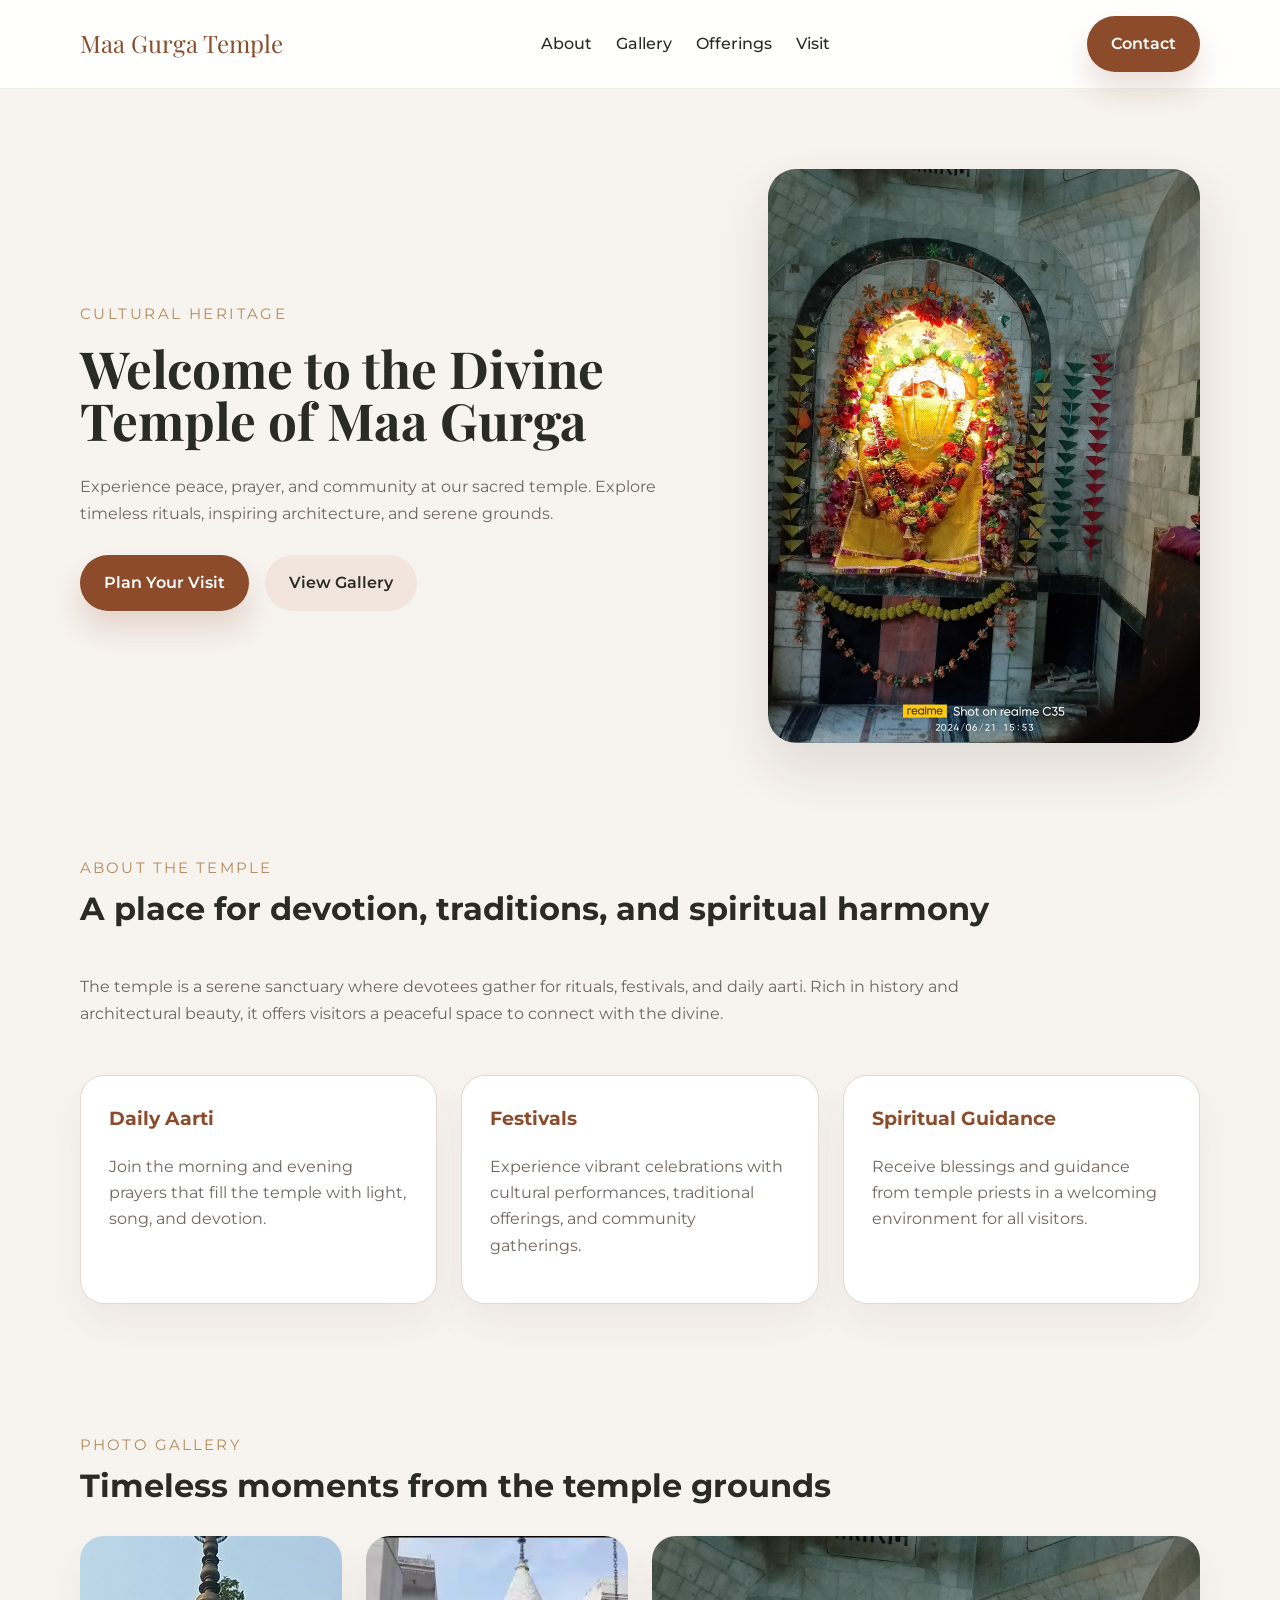
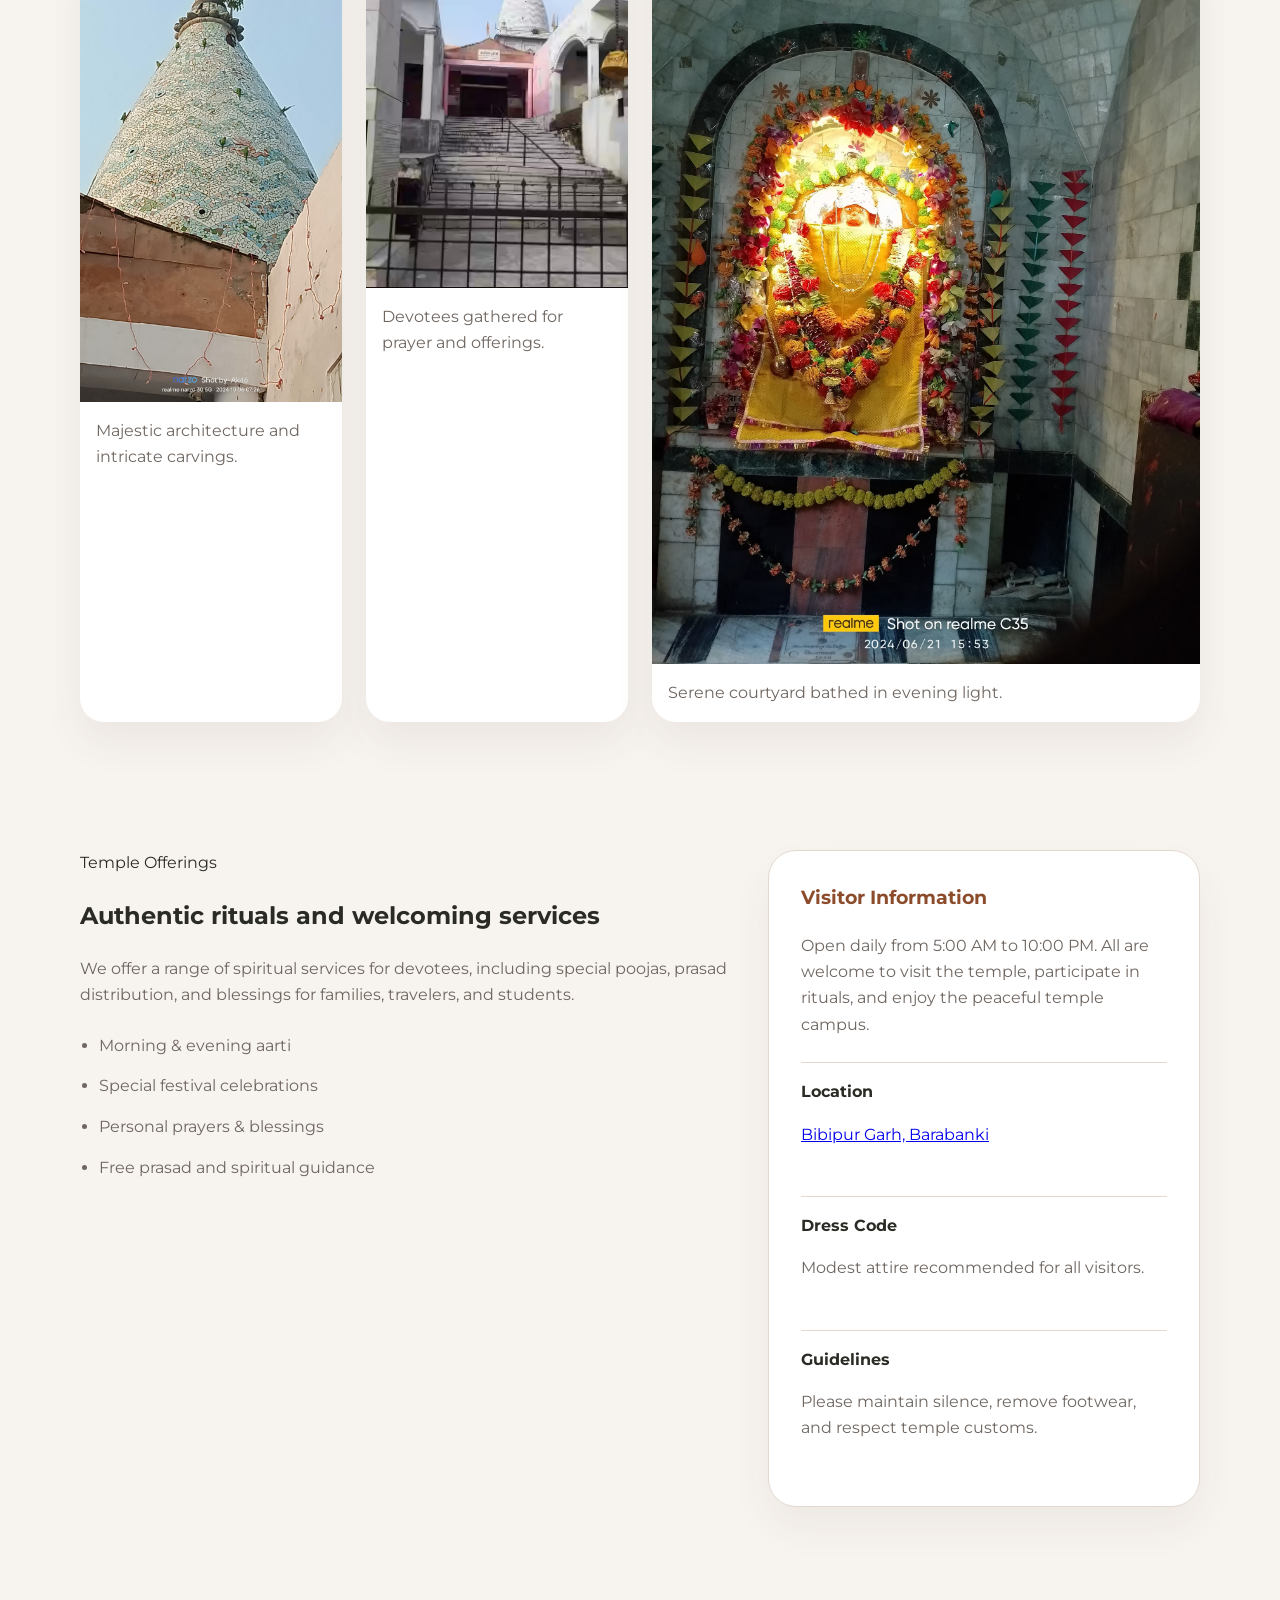
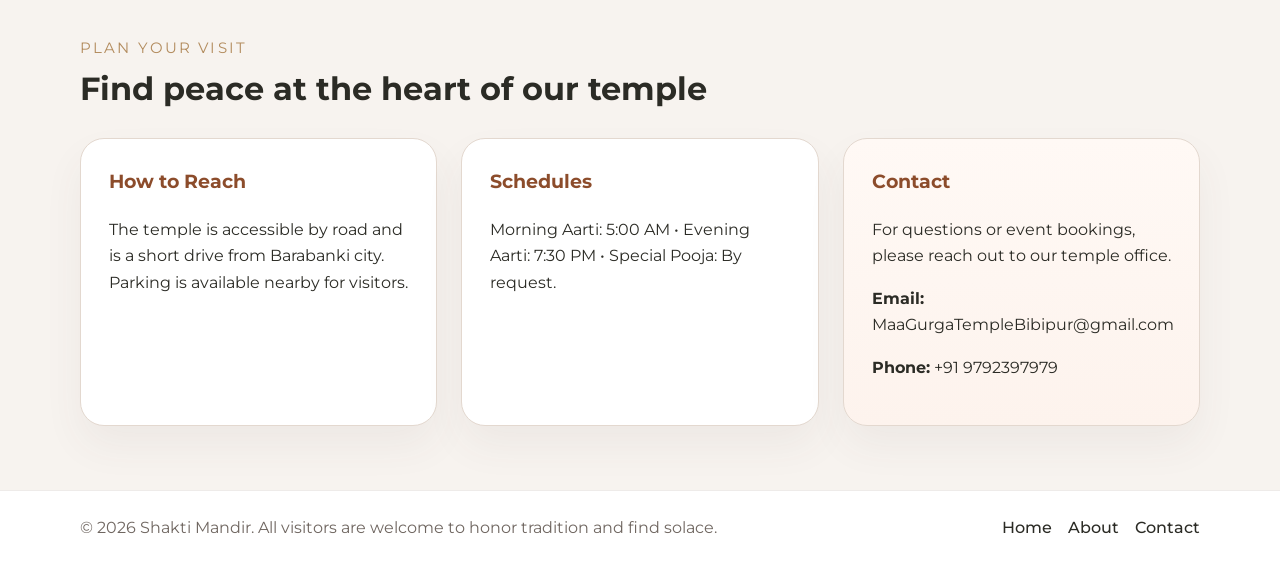
<file: index.html>
<!DOCTYPE html>
<html lang="en">
<head>

<meta name="6a97888e-site-verification" content="c459f84353b422b457803abcaaad0fa2">

  
  <meta charset="UTF-8" />
  <meta name="viewport" content="width=device-width, initial-scale=1.0" />
  <title>Maa Gurga Temple</title>
  <link rel="stylesheet" href="index.css" />
  <link rel="preconnect" href="https://fonts.googleapis.com" />
  <link rel="preconnect" href="https://fonts.gstatic.com" crossorigin />
  <link href="https://fonts.googleapis.com/css2?family=Montserrat:wght@400;500;600;700&family=Playfair+Display:wght@600;700&display=swap" rel="stylesheet" />
 </head>
<body>
  <header class="site-header">
    <div class="container header-inner">
      <a href="#home" class="brand">Maa Gurga Temple</a>
      <nav class="site-nav">
        <a href="#about">About</a>
        <a href="#gallery">Gallery</a>
        <a href="#offerings">Offerings</a>
        <a href="#visit">Visit</a>
      </nav>
      <a href="#contact" class="btn btn-primary">Contact</a>
    </div>
  </header>

  <main>
    <section class="hero" id="home">
      <div class="container hero-grid">
        <div class="hero-copy">
          <span class="eyebrow">Cultural Heritage</span>
          <h1>Welcome to the Divine Temple of Maa Gurga</h1>
          <p>Experience peace, prayer, and community at our sacred temple. Explore timeless rituals, inspiring architecture, and serene grounds.</p>
          <div class="hero-actions">
            <a href="#visit" class="btn btn-primary">Plan Your Visit</a>
            <a href="#gallery" class="btn btn-secondary">View Gallery</a>
          </div>
        </div>
        <div class="hero-image">
          <img src="images/durga-temple-bibipur-barabanki-bibipur-garh-barabanki-temples-wBeHMgMZD9.avif" alt="Temple exterior with sunrise glow" />
        </div>
      </div>
    </section>

    <section class="section about" id="about">
      <div class="container content-block">
        <div class="section-header">
          <span>About the Temple</span>
          <h2>A place for devotion, traditions, and spiritual harmony</h2>
        </div>
        <p>The temple is a serene sanctuary where devotees gather for rituals, festivals, and daily aarti. Rich in history and architectural beauty, it offers visitors a peaceful space to connect with the divine.</p>
        <div class="feature-cards">
          <article class="card">
            <h3>Daily Aarti</h3>
            <p>Join the morning and evening prayers that fill the temple with light, song, and devotion.</p>
          </article>
          <article class="card">
            <h3>Festivals</h3>
            <p>Experience vibrant celebrations with cultural performances, traditional offerings, and community gatherings.</p>
          </article>
          <article class="card">
            <h3>Spiritual Guidance</h3>
            <p>Receive blessings and guidance from temple priests in a welcoming environment for all visitors.</p>
          </article>
        </div>
      </div>
    </section>

    <section class="section gallery" id="gallery">
      <div class="container content-block">
        <div class="section-header">
          <span>Photo Gallery</span>
          <h2>Timeless moments from the temple grounds</h2>
        </div>
        <div class="gallery-grid">
          <div class="gallery-card">
            <img src="images/durga-temple-bibipur-barabanki-bibipur-garh-barabanki-temples-hGMBEGPZK8.avif" alt="Temple architecture and intricate carvings" />
            <p class="caption">Majestic architecture and intricate carvings.</p>
          </div>
          <div class="gallery-card">
            <img src="images/durga-temple-bibipur-barabanki-bibipur-garh-barabanki-temples-vw9dm4a9g9.avif" alt="Devotees offering prayers at the temple" />
            <p class="caption">Devotees gathered for prayer and offerings.</p>
          </div>
          <div class="gallery-card gallery-card-large">
            <img src="images/durga-temple-bibipur-barabanki-bibipur-garh-barabanki-temples-wBeHMgMZD9.avif" alt="Sacred temple courtyard at dusk" />
            <p class="caption">Serene courtyard bathed in evening light.</p>
          </div>
        </div>
      </div>
    </section>

    <section class="section offerings" id="offerings">
      <div class="container content-block split-block">
        <div>
          <span>Temple Offerings</span>
          <h2>Authentic rituals and welcoming services</h2>
          <p>We offer a range of spiritual services for devotees, including special poojas, prasad distribution, and blessings for families, travelers, and students.</p>
          <ul class="offerings-list">
            <li>Morning & evening aarti</li>
            <li>Special festival celebrations</li>
            <li>Personal prayers & blessings</li>
            <li>Free prasad and spiritual guidance</li>
          </ul>
        </div>
        <div class="info-card">
          <h3>Visitor Information</h3>
          <p>Open daily from 5:00 AM to 10:00 PM. All are welcome to visit the temple, participate in rituals, and enjoy the peaceful temple campus.</p>
          <div class="info-list">
            <div>
              <strong>Location</strong>
              <p><a href="https://www.google.com/maps/place/Durga+temple+bibipur+barabanki/@26.7893494,81.3192344,17z/data=!4m14!1m7!3m6!1s0x399bda6b3628f359:0xa2b83eccf897feaf!2sDurga+temple+bibipur+barabanki!8m2!3d26.7893494!4d81.3218093!16s%2Fg%2F11b6ljk_7f!3m5!1s0x399bda6b3628f359:0xa2b83eccf897feaf!8m2!3d26.7893494!4d81.3218093!16s%2Fg%2F11b6ljk_7f?entry=ttu&g_ep=EgoyMDI2MDQwOC4wIKXMDSoASAFQAw%3D%3D" target="_blank" rel="noreferrer">Bibipur Garh, Barabanki</a></p>
            </div>
            <div>
              <strong>Dress Code</strong>
              <p>Modest attire recommended for all visitors.</p>
            </div>
            <div>
              <strong>Guidelines</strong>
              <p>Please maintain silence, remove footwear, and respect temple customs.</p>
            </div>
          </div>
        </div>
      </div>
    </section>

    <section class="section visit" id="visit">
      <div class="container content-block">
        <div class="section-header">
          <span>Plan Your Visit</span>
          <h2>Find peace at the heart of our temple</h2>
        </div>
        <div class="visit-grid">
          <div class="visit-card">
            <h3>How to Reach</h3>
            <p>The temple is accessible by road and is a short drive from Barabanki city. Parking is available nearby for visitors.</p>
          </div>
          <div class="visit-card">
            <h3>Schedules</h3>
            <p>Morning Aarti: 5:00 AM • Evening Aarti: 7:30 PM • Special Pooja: By request.</p>
          </div>
          <div class="visit-card contact-card" id="contact">
            <h3>Contact</h3>
            <p>For questions or event bookings, please reach out to our temple office.</p>
            <p><strong>Email:</strong> MaaGurgaTempleBibipur@gmail.com</p>
            <p><strong>Phone:</strong> +91 9792397979</p>
          </div>
        </div>
      </div>
    </section>
  </main>

  <footer class="site-footer">
    <div class="container footer-inner">
      <p>© 2026 Shakti Mandir. All visitors are welcome to honor tradition and find solace.</p>
      <div class="footer-links">
        <a href="#home">Home</a>
        <a href="#about">About</a>
        <a href="#contact">Contact</a>
      </div>
    </div>
  </footer>
</body>
</html>
</file>
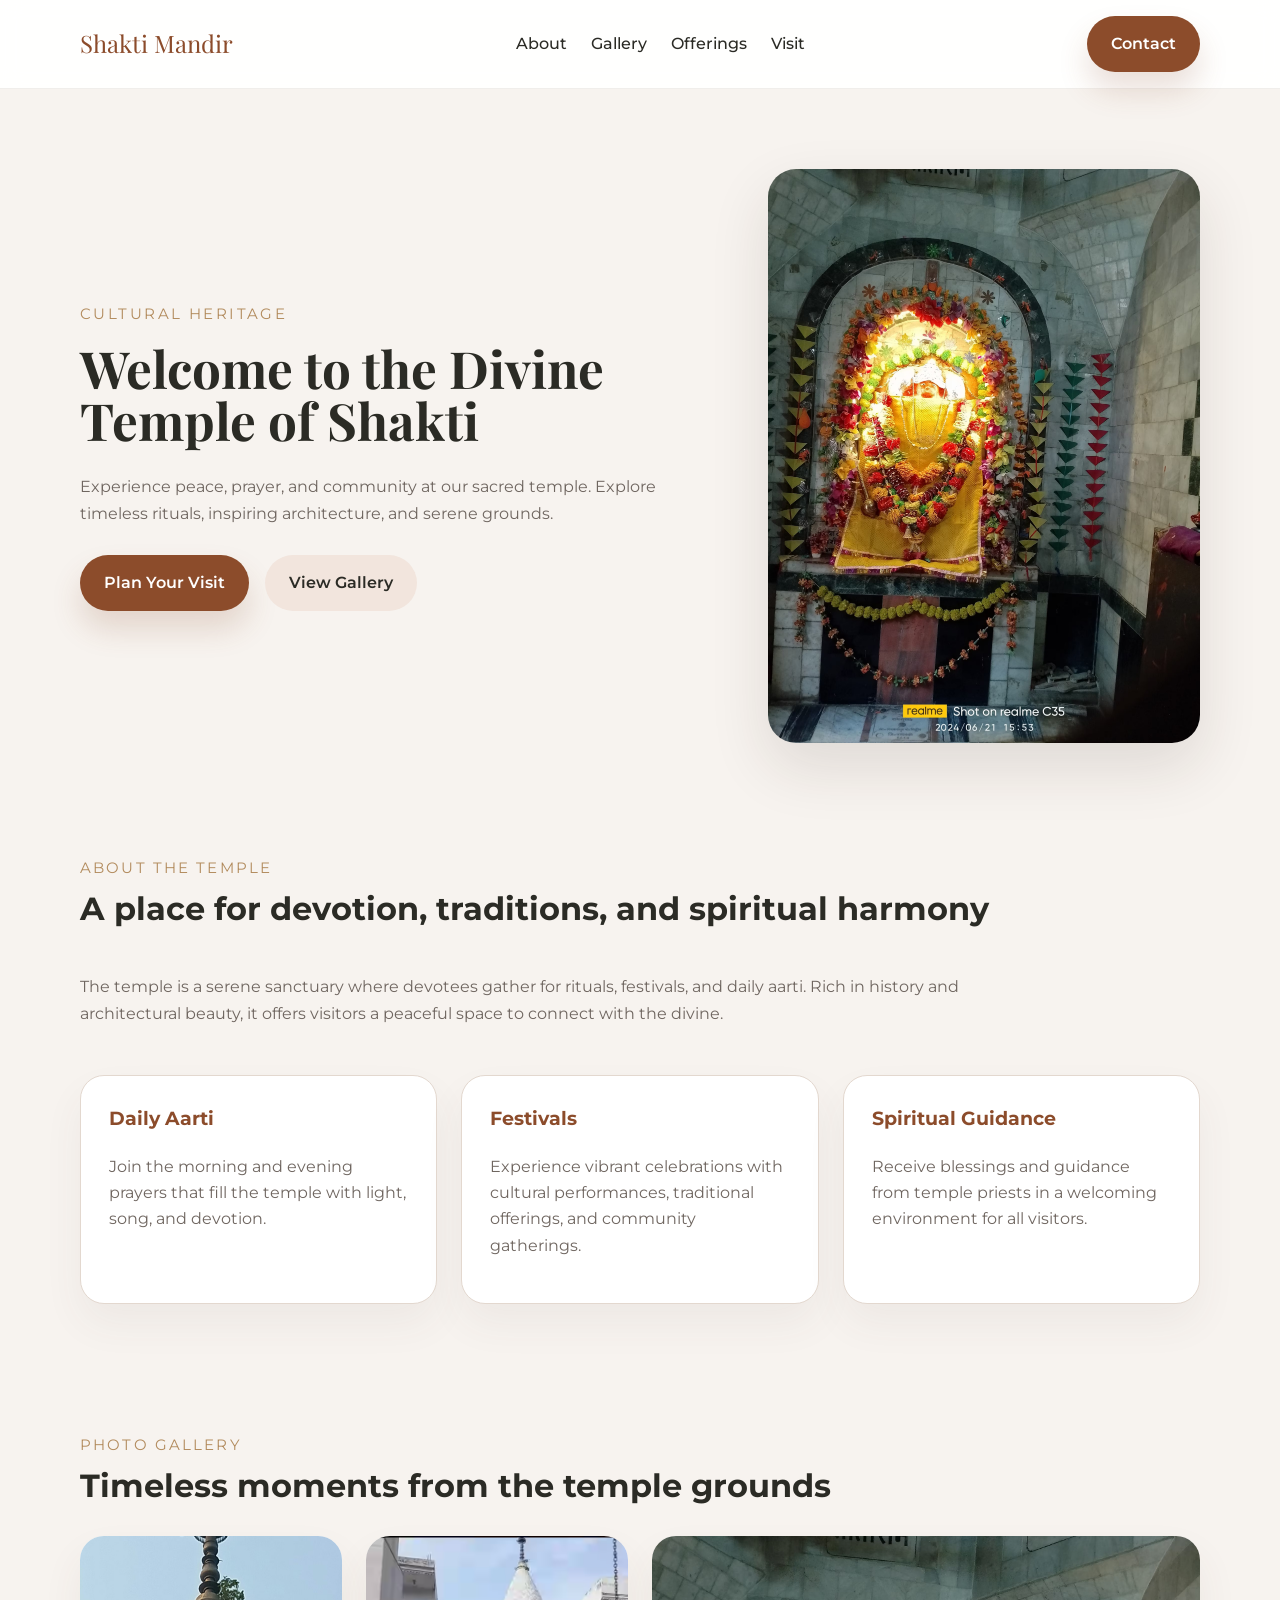
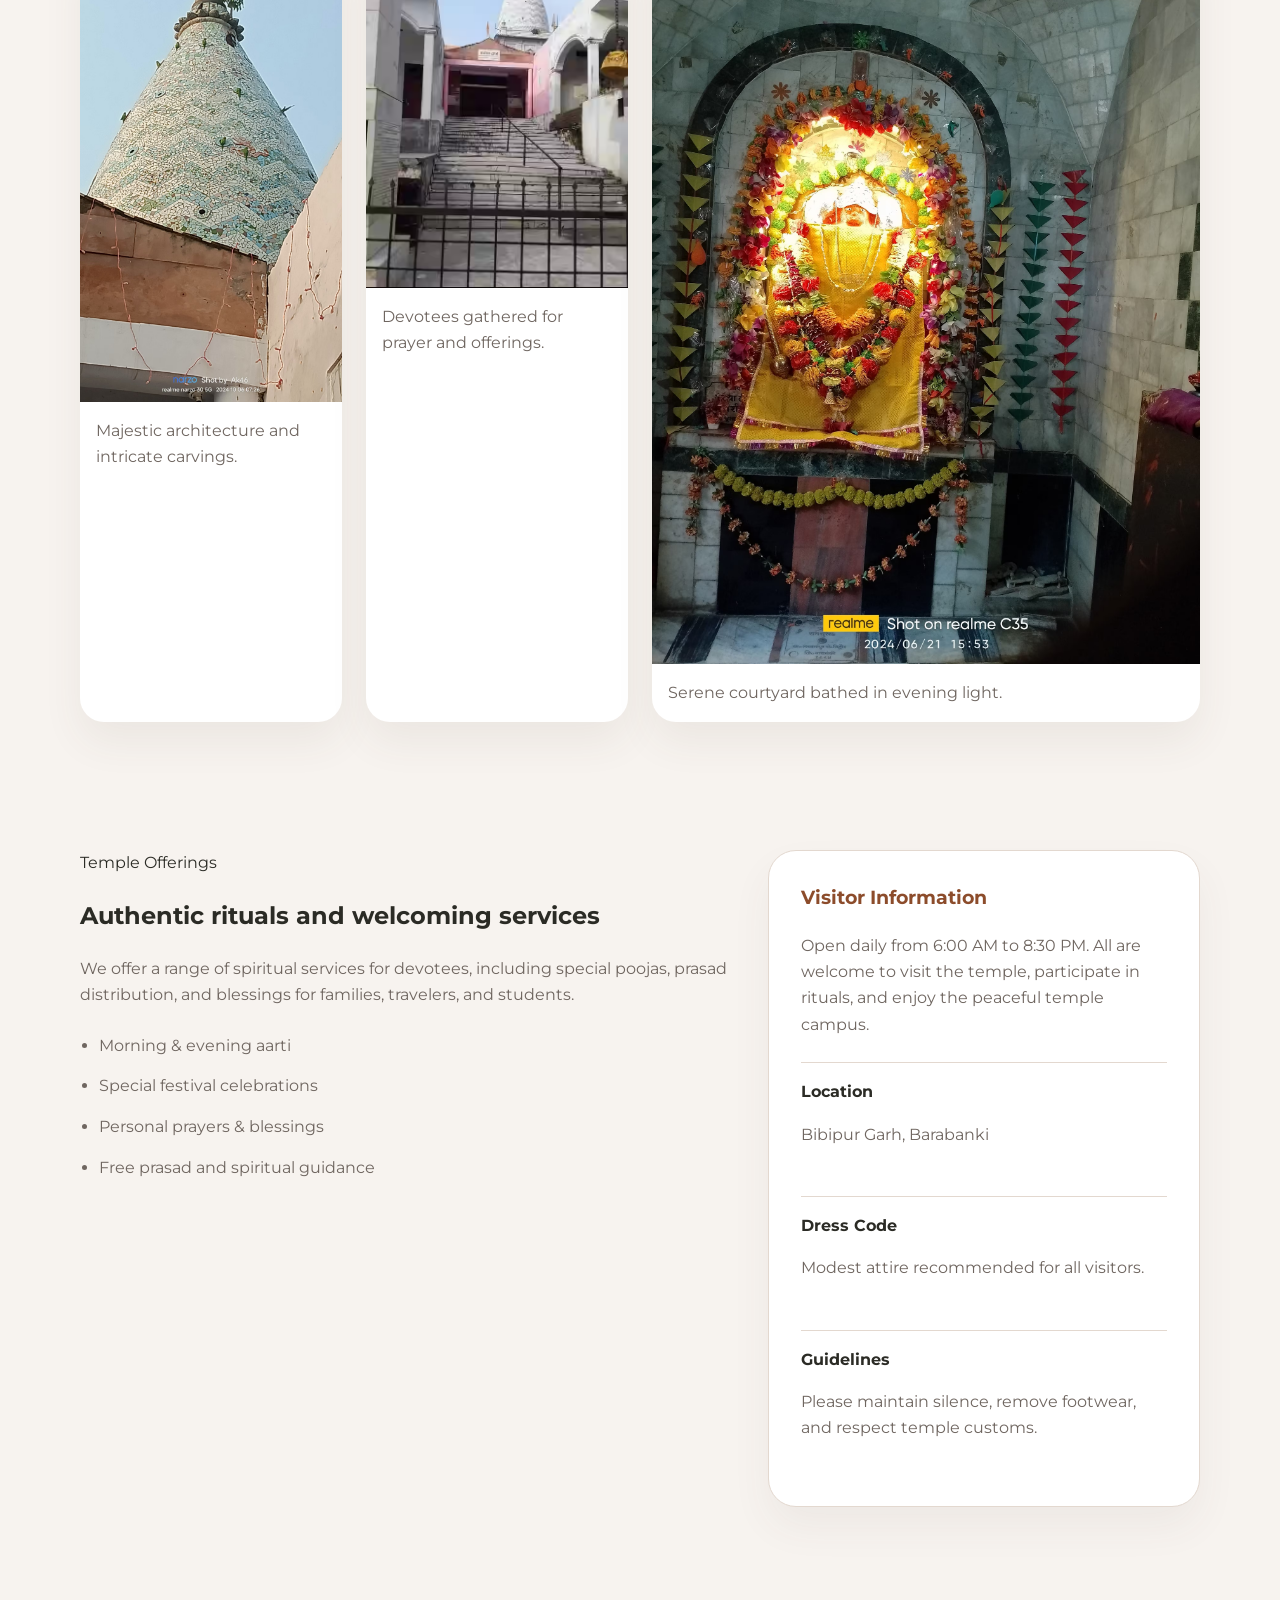
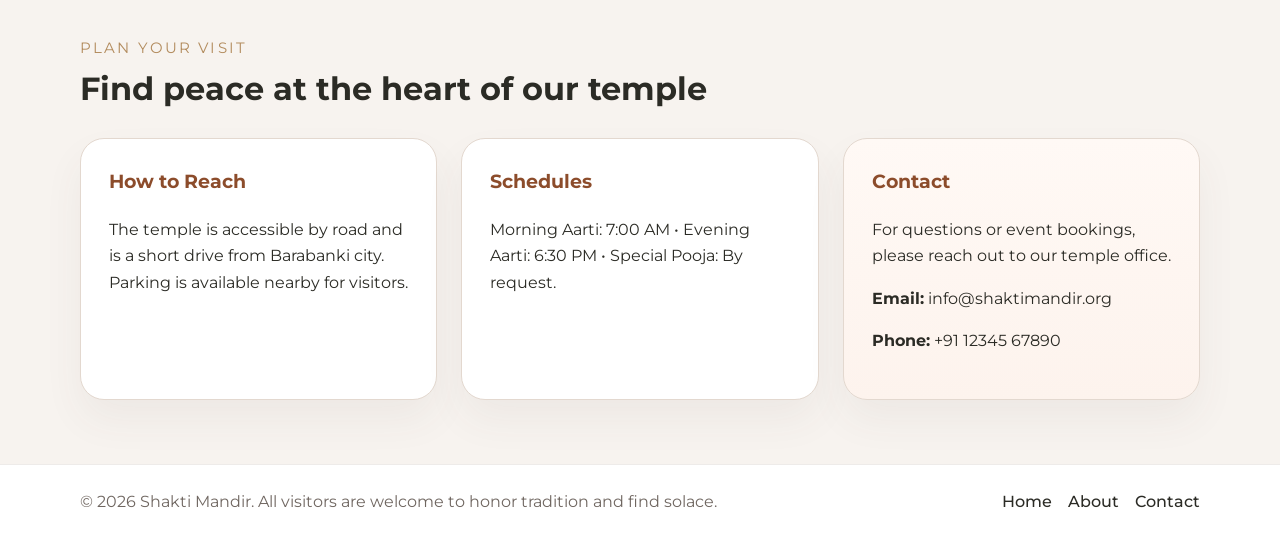
<file: index/index.html>
<!DOCTYPE html>
<html lang="en">
<head>
  <meta charset="UTF-8" />
  <meta name="viewport" content="width=device-width, initial-scale=1.0" />
  <title>Shakti Mandir Temple</title>
  <link rel="stylesheet" href="index.css" />
  <link rel="preconnect" href="https://fonts.googleapis.com" />
  <link rel="preconnect" href="https://fonts.gstatic.com" crossorigin />
  <link href="https://fonts.googleapis.com/css2?family=Montserrat:wght@400;500;600;700&family=Playfair+Display:wght@600;700&display=swap" rel="stylesheet" />
</head>
<body>
  <header class="site-header">
    <div class="container header-inner">
      <a href="#home" class="brand">Shakti Mandir</a>
      <nav class="site-nav">
        <a href="#about">About</a>
        <a href="#gallery">Gallery</a>
        <a href="#offerings">Offerings</a>
        <a href="#visit">Visit</a>
      </nav>
      <a href="#contact" class="btn btn-primary">Contact</a>
    </div>
  </header>

  <main>
    <section class="hero" id="home">
      <div class="container hero-grid">
        <div class="hero-copy">
          <span class="eyebrow">Cultural Heritage</span>
          <h1>Welcome to the Divine Temple of Shakti</h1>
          <p>Experience peace, prayer, and community at our sacred temple. Explore timeless rituals, inspiring architecture, and serene grounds.</p>
          <div class="hero-actions">
            <a href="#visit" class="btn btn-primary">Plan Your Visit</a>
            <a href="#gallery" class="btn btn-secondary">View Gallery</a>
          </div>
        </div>
        <div class="hero-image">
          <img src="../images/durga-temple-bibipur-barabanki-bibipur-garh-barabanki-temples-wBeHMgMZD9.avif" alt="Temple exterior with sunrise glow" />
        </div>
      </div>
    </section>

    <section class="section about" id="about">
      <div class="container content-block">
        <div class="section-header">
          <span>About the Temple</span>
          <h2>A place for devotion, traditions, and spiritual harmony</h2>
        </div>
        <p>The temple is a serene sanctuary where devotees gather for rituals, festivals, and daily aarti. Rich in history and architectural beauty, it offers visitors a peaceful space to connect with the divine.</p>
        <div class="feature-cards">
          <article class="card">
            <h3>Daily Aarti</h3>
            <p>Join the morning and evening prayers that fill the temple with light, song, and devotion.</p>
          </article>
          <article class="card">
            <h3>Festivals</h3>
            <p>Experience vibrant celebrations with cultural performances, traditional offerings, and community gatherings.</p>
          </article>
          <article class="card">
            <h3>Spiritual Guidance</h3>
            <p>Receive blessings and guidance from temple priests in a welcoming environment for all visitors.</p>
          </article>
        </div>
      </div>
    </section>

    <section class="section gallery" id="gallery">
      <div class="container content-block">
        <div class="section-header">
          <span>Photo Gallery</span>
          <h2>Timeless moments from the temple grounds</h2>
        </div>
        <div class="gallery-grid">
          <div class="gallery-card">
            <img src="../images/durga-temple-bibipur-barabanki-bibipur-garh-barabanki-temples-hGMBEGPZK8.avif" alt="Temple architecture and intricate carvings" />
            <p class="caption">Majestic architecture and intricate carvings.</p>
          </div>
          <div class="gallery-card">
            <img src="../images/durga-temple-bibipur-barabanki-bibipur-garh-barabanki-temples-vw9dm4a9g9.avif" alt="Devotees offering prayers at the temple" />
            <p class="caption">Devotees gathered for prayer and offerings.</p>
          </div>
          <div class="gallery-card gallery-card-large">
            <img src="../images/durga-temple-bibipur-barabanki-bibipur-garh-barabanki-temples-wBeHMgMZD9.avif" alt="Sacred temple courtyard at dusk" />
            <p class="caption">Serene courtyard bathed in evening light.</p>
          </div>
        </div>
      </div>
    </section>

    <section class="section offerings" id="offerings">
      <div class="container content-block split-block">
        <div>
          <span>Temple Offerings</span>
          <h2>Authentic rituals and welcoming services</h2>
          <p>We offer a range of spiritual services for devotees, including special poojas, prasad distribution, and blessings for families, travelers, and students.</p>
          <ul class="offerings-list">
            <li>Morning & evening aarti</li>
            <li>Special festival celebrations</li>
            <li>Personal prayers & blessings</li>
            <li>Free prasad and spiritual guidance</li>
          </ul>
        </div>
        <div class="info-card">
          <h3>Visitor Information</h3>
          <p>Open daily from 6:00 AM to 8:30 PM. All are welcome to visit the temple, participate in rituals, and enjoy the peaceful temple campus.</p>
          <div class="info-list">
            <div>
              <strong>Location</strong>
              <p>Bibipur Garh, Barabanki</p>
            </div>
            <div>
              <strong>Dress Code</strong>
              <p>Modest attire recommended for all visitors.</p>
            </div>
            <div>
              <strong>Guidelines</strong>
              <p>Please maintain silence, remove footwear, and respect temple customs.</p>
            </div>
          </div>
        </div>
      </div>
    </section>

    <section class="section visit" id="visit">
      <div class="container content-block">
        <div class="section-header">
          <span>Plan Your Visit</span>
          <h2>Find peace at the heart of our temple</h2>
        </div>
        <div class="visit-grid">
          <div class="visit-card">
            <h3>How to Reach</h3>
            <p>The temple is accessible by road and is a short drive from Barabanki city. Parking is available nearby for visitors.</p>
          </div>
          <div class="visit-card">
            <h3>Schedules</h3>
            <p>Morning Aarti: 7:00 AM • Evening Aarti: 6:30 PM • Special Pooja: By request.</p>
          </div>
          <div class="visit-card contact-card" id="contact">
            <h3>Contact</h3>
            <p>For questions or event bookings, please reach out to our temple office.</p>
            <p><strong>Email:</strong> info@shaktimandir.org</p>
            <p><strong>Phone:</strong> +91 12345 67890</p>
          </div>
        </div>
      </div>
    </section>
  </main>

  <footer class="site-footer">
    <div class="container footer-inner">
      <p>© 2026 Shakti Mandir. All visitors are welcome to honor tradition and find solace.</p>
      <div class="footer-links">
        <a href="#home">Home</a>
        <a href="#about">About</a>
        <a href="#contact">Contact</a>
      </div>
    </div>
  </footer>
</body>
</html>
</file>
<file: index.css>
:root {
  --bg: #f7f3ef;
  --canvas: #ffffff;
  --text: #2b2b25;
  --muted: #6f6660;
  --primary: #8c4c2b;
  --primary-soft: #f2e5dd;
  --accent: #b28b5d;
  --border: #e3d8cf;
  --shadow: 0 24px 60px rgba(46, 36, 25, 0.12);
  font-size: 16px;
}

* {
  box-sizing: border-box;
}

html {
  scroll-behavior: smooth;
}

body {
  margin: 0;
  font-family: 'Montserrat', sans-serif;
  background: var(--bg);
  color: var(--text);
  line-height: 1.65;
}

img {
  max-width: 100%;
  height: auto;
  display: block;
}

.container {
  width: min(1120px, calc(100% - 2rem));
  margin: 0 auto;
}

.site-header {
  position: sticky;
  top: 0;
  z-index: 20;
  background: rgba(255, 255, 255, 0.94);
  border-bottom: 1px solid rgba(151, 132, 117, 0.14);
  backdrop-filter: blur(10px);
}

.header-inner {
  display: flex;
  align-items: center;
  justify-content: space-between;
  gap: 1rem;
  padding: 1rem 0;
}

.brand {
  font-family: 'Playfair Display', serif;
  font-size: 1.5rem;
  color: var(--primary);
  text-decoration: none;
}

.site-nav {
  display: flex;
  gap: 1.5rem;
  flex-wrap: wrap;
}

.site-nav a,
.footer-links a {
  color: var(--text);
  text-decoration: none;
  font-weight: 500;
}

.btn {
  display: inline-flex;
  align-items: center;
  justify-content: center;
  padding: 0.92rem 1.5rem;
  border-radius: 999px;
  text-decoration: none;
  font-weight: 600;
  transition: transform 0.2s ease, box-shadow 0.2s ease;
}

.btn:hover {
  transform: translateY(-1px);
}

.btn-primary {
  background: var(--primary);
  color: #fff;
  box-shadow: 0 18px 30px rgba(140, 76, 43, 0.18);
}

.btn-secondary {
  background: var(--primary-soft);
  color: var(--text);
}

.hero {
  padding: 5rem 0 3rem;
}

.hero-grid {
  display: grid;
  grid-template-columns: 1.2fr 0.8fr;
  gap: 2.5rem;
  align-items: center;
}

.hero-copy {
  max-width: 620px;
}

.eyebrow {
  display: inline-block;
  margin-bottom: 1rem;
  font-size: 0.95rem;
  letter-spacing: 0.16em;
  text-transform: uppercase;
  color: var(--accent);
}

.hero-copy h1 {
  margin: 0;
  font-family: 'Playfair Display', serif;
  font-size: clamp(2.8rem, 4vw, 4.5rem);
  line-height: 1.02;
}

.hero-copy p {
  margin: 1.75rem 0;
  color: var(--muted);
  max-width: 40rem;
}

.hero-actions {
  display: flex;
  gap: 1rem;
  flex-wrap: wrap;
}

.hero-image {
  border-radius: 28px;
  overflow: hidden;
  box-shadow: var(--shadow);
}

.section {
  padding: 4rem 0;
}

.content-block {
  display: grid;
  gap: 2rem;
}

.section-header span {
  display: block;
  color: var(--accent);
  font-size: 0.95rem;
  letter-spacing: 0.14em;
  text-transform: uppercase;
  margin-bottom: 0.75rem;
}

.section-header h2 {
  margin: 0;
  font-size: clamp(2rem, 2.5vw, 2.8rem);
  line-height: 1.08;
}

.about p,
.offerings p {
  max-width: 56rem;
  color: var(--muted);
}

.feature-cards,
.gallery-grid,
.visit-grid,
.info-list {
  display: grid;
  gap: 1.5rem;
}

.feature-cards {
  grid-template-columns: repeat(auto-fit, minmax(220px, 1fr));
}

.card {
  padding: 1.75rem;
  border: 1px solid var(--border);
  border-radius: 24px;
  background: var(--canvas);
  box-shadow: 0 20px 40px rgba(87, 72, 60, 0.06);
}

.card h3 {
  margin-top: 0;
  color: var(--primary);
}

.gallery-grid {
  grid-template-columns: repeat(4, 1fr);
  gap: 1.5rem;
}

.gallery-card {
  border-radius: 24px;
  overflow: hidden;
  background: var(--canvas);
  box-shadow: 0 20px 40px rgba(87, 72, 60, 0.07);
}

.gallery-card-large {
  grid-column: span 2;
}

.gallery-card img {
  width: 100%;
  display: block;
}

.caption {
  margin: 1rem;
  color: var(--muted);
}

.split-block {
  grid-template-columns: 1.2fr 0.8fr;
  gap: 2.5rem;
  align-items: flex-start;
}

.offerings-list {
  padding-left: 1.2rem;
  margin: 1.5rem 0 0;
  color: var(--muted);
}

.offerings-list li {
  margin-bottom: 0.9rem;
}

.info-card {
  padding: 2rem;
  background: var(--canvas);
  border: 1px solid var(--border);
  border-radius: 28px;
  box-shadow: 0 20px 40px rgba(87, 72, 60, 0.06);
}

.info-card h3 {
  margin-top: 0;
  color: var(--primary);
}

.info-list {
  grid-template-columns: 1fr;
  gap: 1rem;
  margin-top: 1.5rem;
}

.info-list div {
  padding: 1rem 0;
  border-top: 1px solid var(--border);
}

.info-list strong {
  display: block;
  margin-bottom: 0.45rem;
  color: var(--text);
}

.visit-grid {
  grid-template-columns: repeat(3, minmax(220px, 1fr));
  gap: 1.5rem;
}

.visit-card,
.contact-card {
  padding: 1.75rem;
  border-radius: 24px;
  background: var(--canvas);
  border: 1px solid var(--border);
  box-shadow: 0 20px 40px rgba(87, 72, 60, 0.06);
}

.contact-card {
  background: linear-gradient(180deg, #fff9f5 0%, #fdf3ed 100%);
}

.visit-card h3,
.contact-card h3 {
  margin-top: 0;
  color: var(--primary);
}

.site-footer {
  border-top: 1px solid rgba(151, 132, 117, 0.16);
  background: var(--canvas);
}

.footer-inner {
  display: flex;
  align-items: center;
  justify-content: space-between;
  gap: 1rem;
  padding: 1.5rem 0;
}

.footer-links {
  display: flex;
  gap: 1rem;
  flex-wrap: wrap;
}

.footer-inner p {
  margin: 0;
  color: var(--muted);
}

@media (max-width: 900px) {
  .hero-grid,
  .split-block,
  .gallery-grid,
  .visit-grid {
    grid-template-columns: 1fr;
  }

  .gallery-card-large {
    grid-column: auto;
  }
}

@media (max-width: 720px) {
  .header-inner {
    flex-direction: column;
    align-items: stretch;
  }

  .site-nav {
    justify-content: center;
  }

  .hero {
    padding-top: 3rem;
  }

  .hero-copy h1 {
    font-size: 2.8rem;
  }

  .footer-inner {
    flex-direction: column;
    text-align: center;
  }
}
</file>
<file: index/index.css>
:root {
  --bg: #f7f3ef;
  --canvas: #ffffff;
  --text: #2b2b25;
  --muted: #6f6660;
  --primary: #8c4c2b;
  --primary-soft: #f2e5dd;
  --accent: #b28b5d;
  --border: #e3d8cf;
  --shadow: 0 24px 60px rgba(46, 36, 25, 0.12);
  font-size: 16px;
}

* {
  box-sizing: border-box;
}

html {
  scroll-behavior: smooth;
}

body {
  margin: 0;
  font-family: 'Montserrat', sans-serif;
  background: var(--bg);
  color: var(--text);
  line-height: 1.65;
}

img {
  max-width: 100%;
  height: auto;
  display: block;
}

.container {
  width: min(1120px, calc(100% - 2rem));
  margin: 0 auto;
}

.site-header {
  position: sticky;
  top: 0;
  z-index: 20;
  background: rgba(255, 255, 255, 0.94);
  border-bottom: 1px solid rgba(151, 132, 117, 0.14);
  backdrop-filter: blur(10px);
}

.header-inner {
  display: flex;
  align-items: center;
  justify-content: space-between;
  gap: 1rem;
  padding: 1rem 0;
}

.brand {
  font-family: 'Playfair Display', serif;
  font-size: 1.5rem;
  color: var(--primary);
  text-decoration: none;
}

.site-nav {
  display: flex;
  gap: 1.5rem;
  flex-wrap: wrap;
}

.site-nav a,
.footer-links a {
  color: var(--text);
  text-decoration: none;
  font-weight: 500;
}

.btn {
  display: inline-flex;
  align-items: center;
  justify-content: center;
  padding: 0.92rem 1.5rem;
  border-radius: 999px;
  text-decoration: none;
  font-weight: 600;
  transition: transform 0.2s ease, box-shadow 0.2s ease;
}

.btn:hover {
  transform: translateY(-1px);
}

.btn-primary {
  background: var(--primary);
  color: #fff;
  box-shadow: 0 18px 30px rgba(140, 76, 43, 0.18);
}

.btn-secondary {
  background: var(--primary-soft);
  color: var(--text);
}

.hero {
  padding: 5rem 0 3rem;
}

.hero-grid {
  display: grid;
  grid-template-columns: 1.2fr 0.8fr;
  gap: 2.5rem;
  align-items: center;
}

.hero-copy {
  max-width: 620px;
}

.eyebrow {
  display: inline-block;
  margin-bottom: 1rem;
  font-size: 0.95rem;
  letter-spacing: 0.16em;
  text-transform: uppercase;
  color: var(--accent);
}

.hero-copy h1 {
  margin: 0;
  font-family: 'Playfair Display', serif;
  font-size: clamp(2.8rem, 4vw, 4.5rem);
  line-height: 1.02;
}

.hero-copy p {
  margin: 1.75rem 0;
  color: var(--muted);
  max-width: 40rem;
}

.hero-actions {
  display: flex;
  gap: 1rem;
  flex-wrap: wrap;
}

.hero-image {
  border-radius: 28px;
  overflow: hidden;
  box-shadow: var(--shadow);
}

.section {
  padding: 4rem 0;
}

.content-block {
  display: grid;
  gap: 2rem;
}

.section-header span {
  display: block;
  color: var(--accent);
  font-size: 0.95rem;
  letter-spacing: 0.14em;
  text-transform: uppercase;
  margin-bottom: 0.75rem;
}

.section-header h2 {
  margin: 0;
  font-size: clamp(2rem, 2.5vw, 2.8rem);
  line-height: 1.08;
}

.about p,
.offerings p {
  max-width: 56rem;
  color: var(--muted);
}

.feature-cards,
.gallery-grid,
.visit-grid,
.info-list {
  display: grid;
  gap: 1.5rem;
}

.feature-cards {
  grid-template-columns: repeat(auto-fit, minmax(220px, 1fr));
}

.card {
  padding: 1.75rem;
  border: 1px solid var(--border);
  border-radius: 24px;
  background: var(--canvas);
  box-shadow: 0 20px 40px rgba(87, 72, 60, 0.06);
}

.card h3 {
  margin-top: 0;
  color: var(--primary);
}

.gallery-grid {
  grid-template-columns: repeat(4, 1fr);
  gap: 1.5rem;
}

.gallery-card {
  border-radius: 24px;
  overflow: hidden;
  background: var(--canvas);
  box-shadow: 0 20px 40px rgba(87, 72, 60, 0.07);
}

.gallery-card-large {
  grid-column: span 2;
}

.gallery-card img {
  width: 100%;
  display: block;
}

.caption {
  margin: 1rem;
  color: var(--muted);
}

.split-block {
  grid-template-columns: 1.2fr 0.8fr;
  gap: 2.5rem;
  align-items: flex-start;
}

.offerings-list {
  padding-left: 1.2rem;
  margin: 1.5rem 0 0;
  color: var(--muted);
}

.offerings-list li {
  margin-bottom: 0.9rem;
}

.info-card {
  padding: 2rem;
  background: var(--canvas);
  border: 1px solid var(--border);
  border-radius: 28px;
  box-shadow: 0 20px 40px rgba(87, 72, 60, 0.06);
}

.info-card h3 {
  margin-top: 0;
  color: var(--primary);
}

.info-list {
  grid-template-columns: 1fr;
  gap: 1rem;
  margin-top: 1.5rem;
}

.info-list div {
  padding: 1rem 0;
  border-top: 1px solid var(--border);
}

.info-list strong {
  display: block;
  margin-bottom: 0.45rem;
  color: var(--text);
}

.visit-grid {
  grid-template-columns: repeat(3, minmax(220px, 1fr));
  gap: 1.5rem;
}

.visit-card,
.contact-card {
  padding: 1.75rem;
  border-radius: 24px;
  background: var(--canvas);
  border: 1px solid var(--border);
  box-shadow: 0 20px 40px rgba(87, 72, 60, 0.06);
}

.contact-card {
  background: linear-gradient(180deg, #fff9f5 0%, #fdf3ed 100%);
}

.visit-card h3,
.contact-card h3 {
  margin-top: 0;
  color: var(--primary);
}

.site-footer {
  border-top: 1px solid rgba(151, 132, 117, 0.16);
  background: var(--canvas);
}

.footer-inner {
  display: flex;
  align-items: center;
  justify-content: space-between;
  gap: 1rem;
  padding: 1.5rem 0;
}

.footer-links {
  display: flex;
  gap: 1rem;
  flex-wrap: wrap;
}

.footer-inner p {
  margin: 0;
  color: var(--muted);
}

@media (max-width: 900px) {
  .hero-grid,
  .split-block,
  .gallery-grid,
  .visit-grid {
    grid-template-columns: 1fr;
  }

  .gallery-card-large {
    grid-column: auto;
  }
}

@media (max-width: 720px) {
  .header-inner {
    flex-direction: column;
    align-items: stretch;
  }

  .site-nav {
    justify-content: center;
  }

  .hero {
    padding-top: 3rem;
  }

  .hero-copy h1 {
    font-size: 2.8rem;
  }

  .footer-inner {
    flex-direction: column;
    text-align: center;
  }
}
</file>
